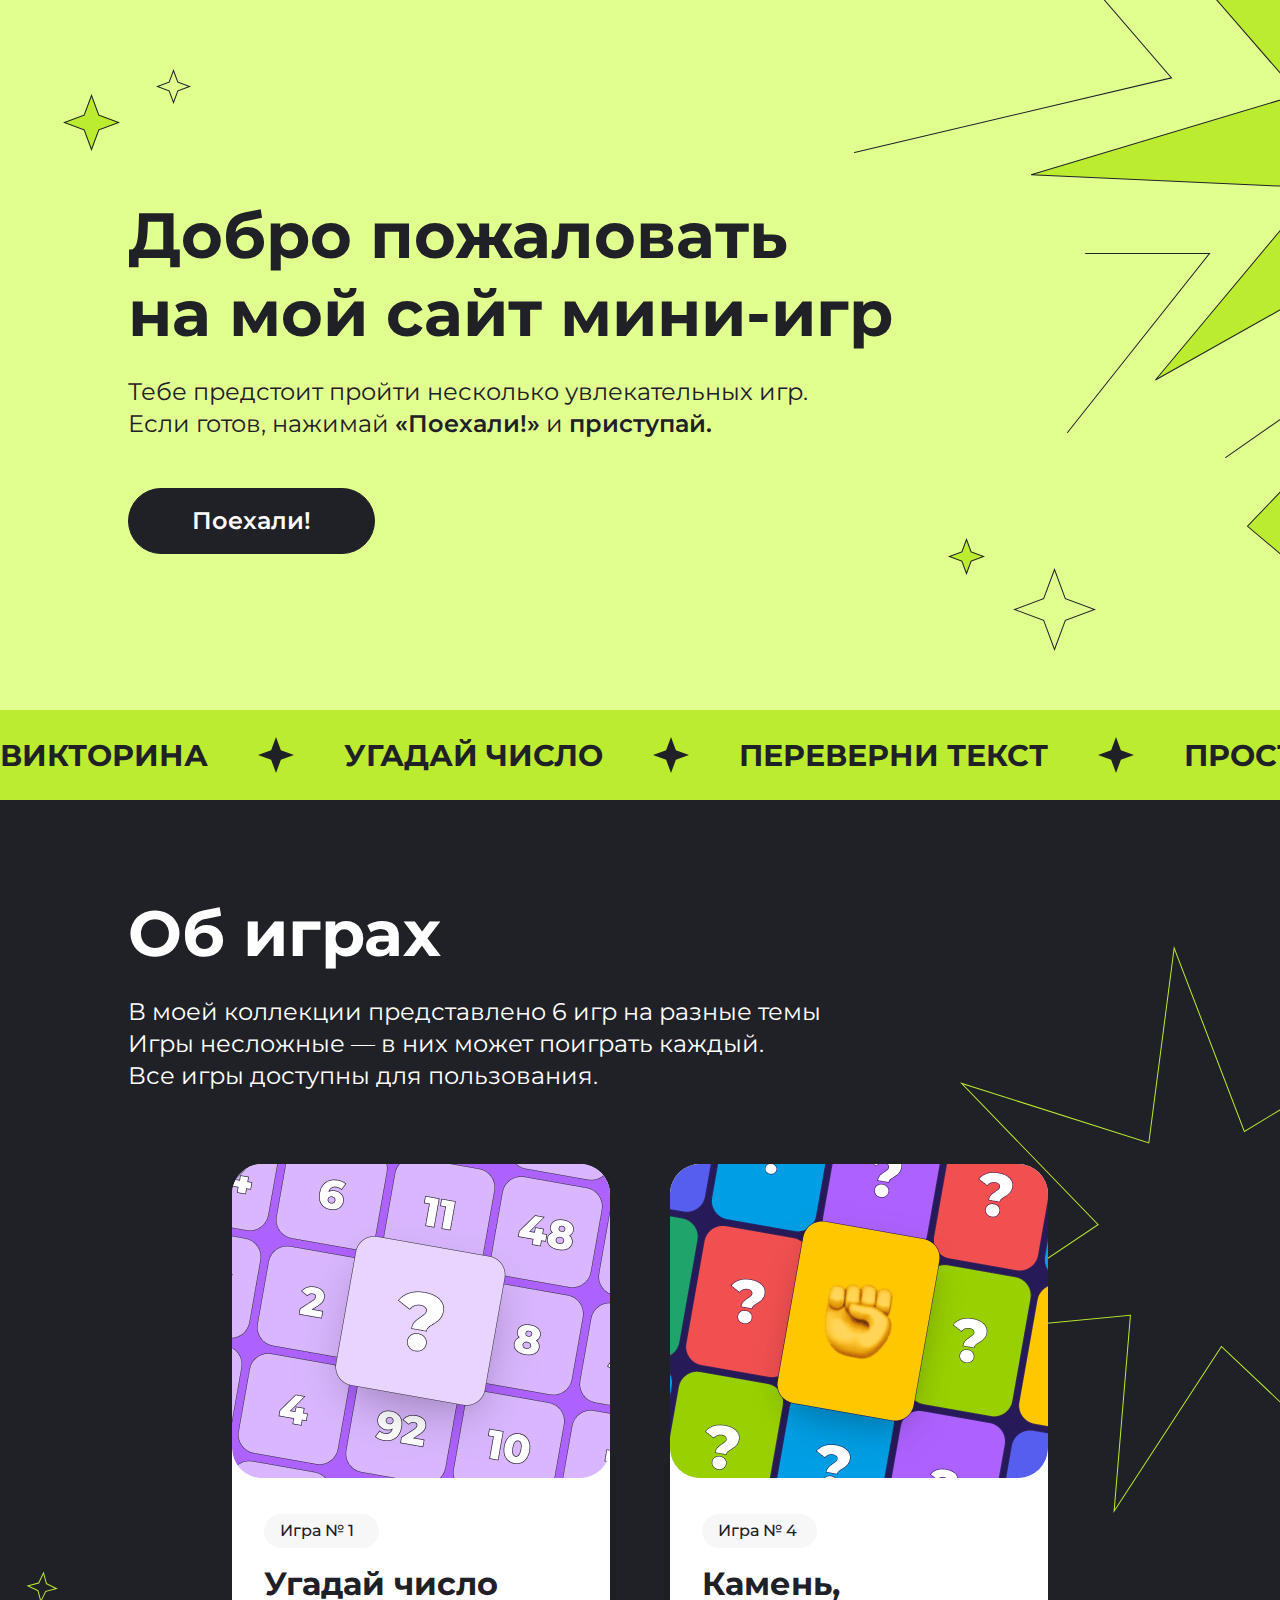
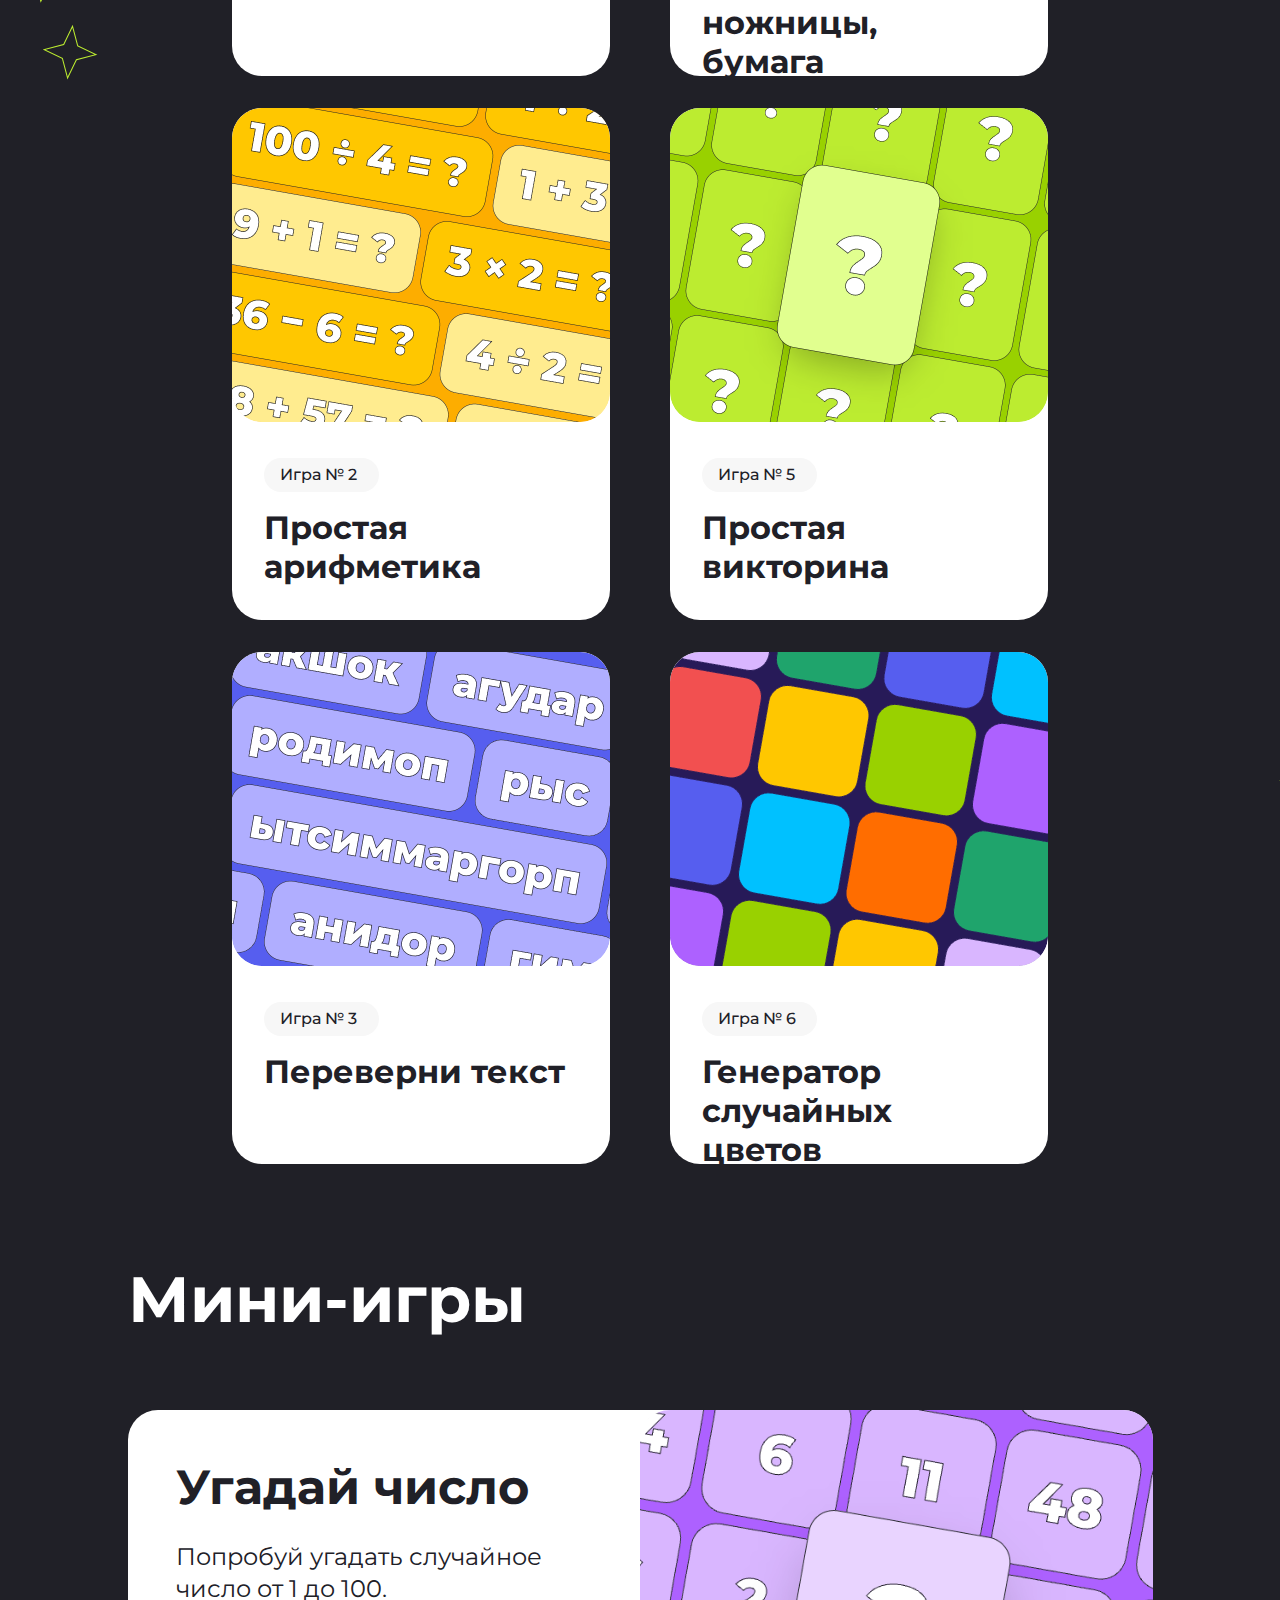
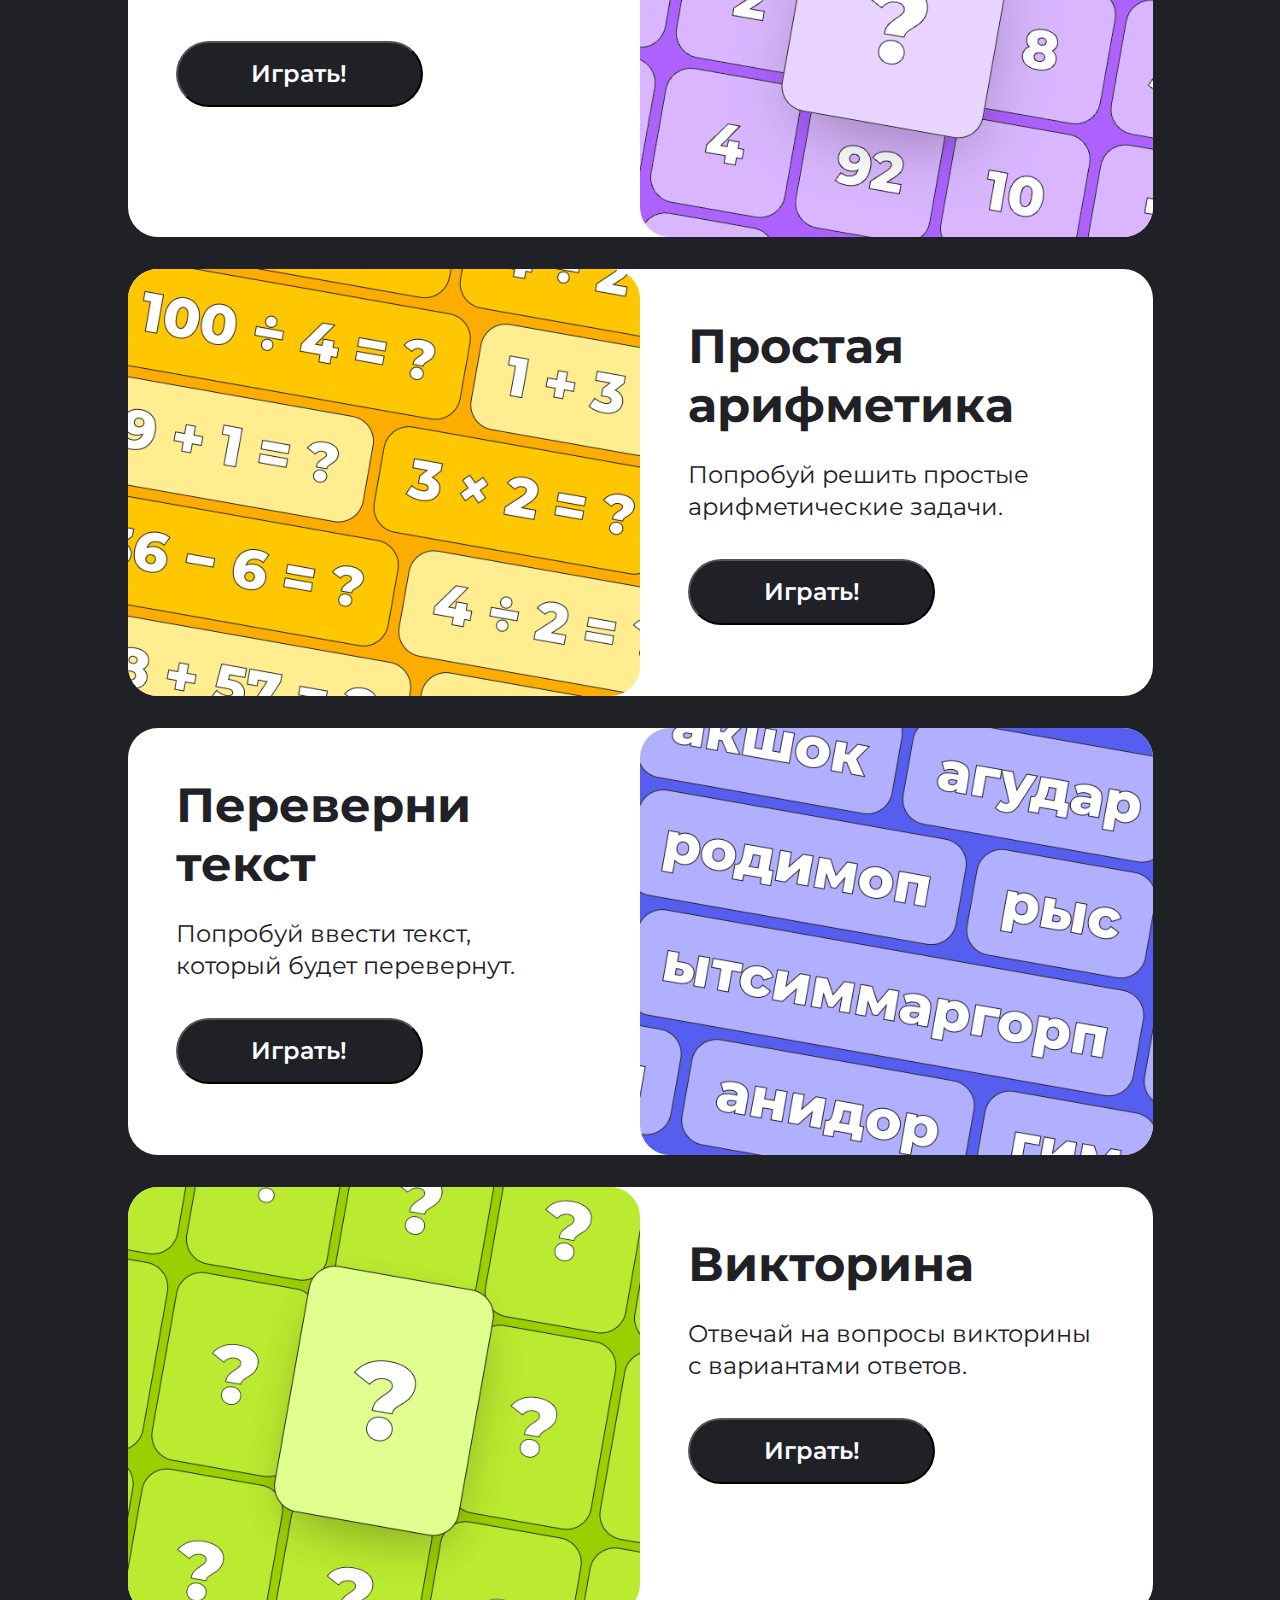
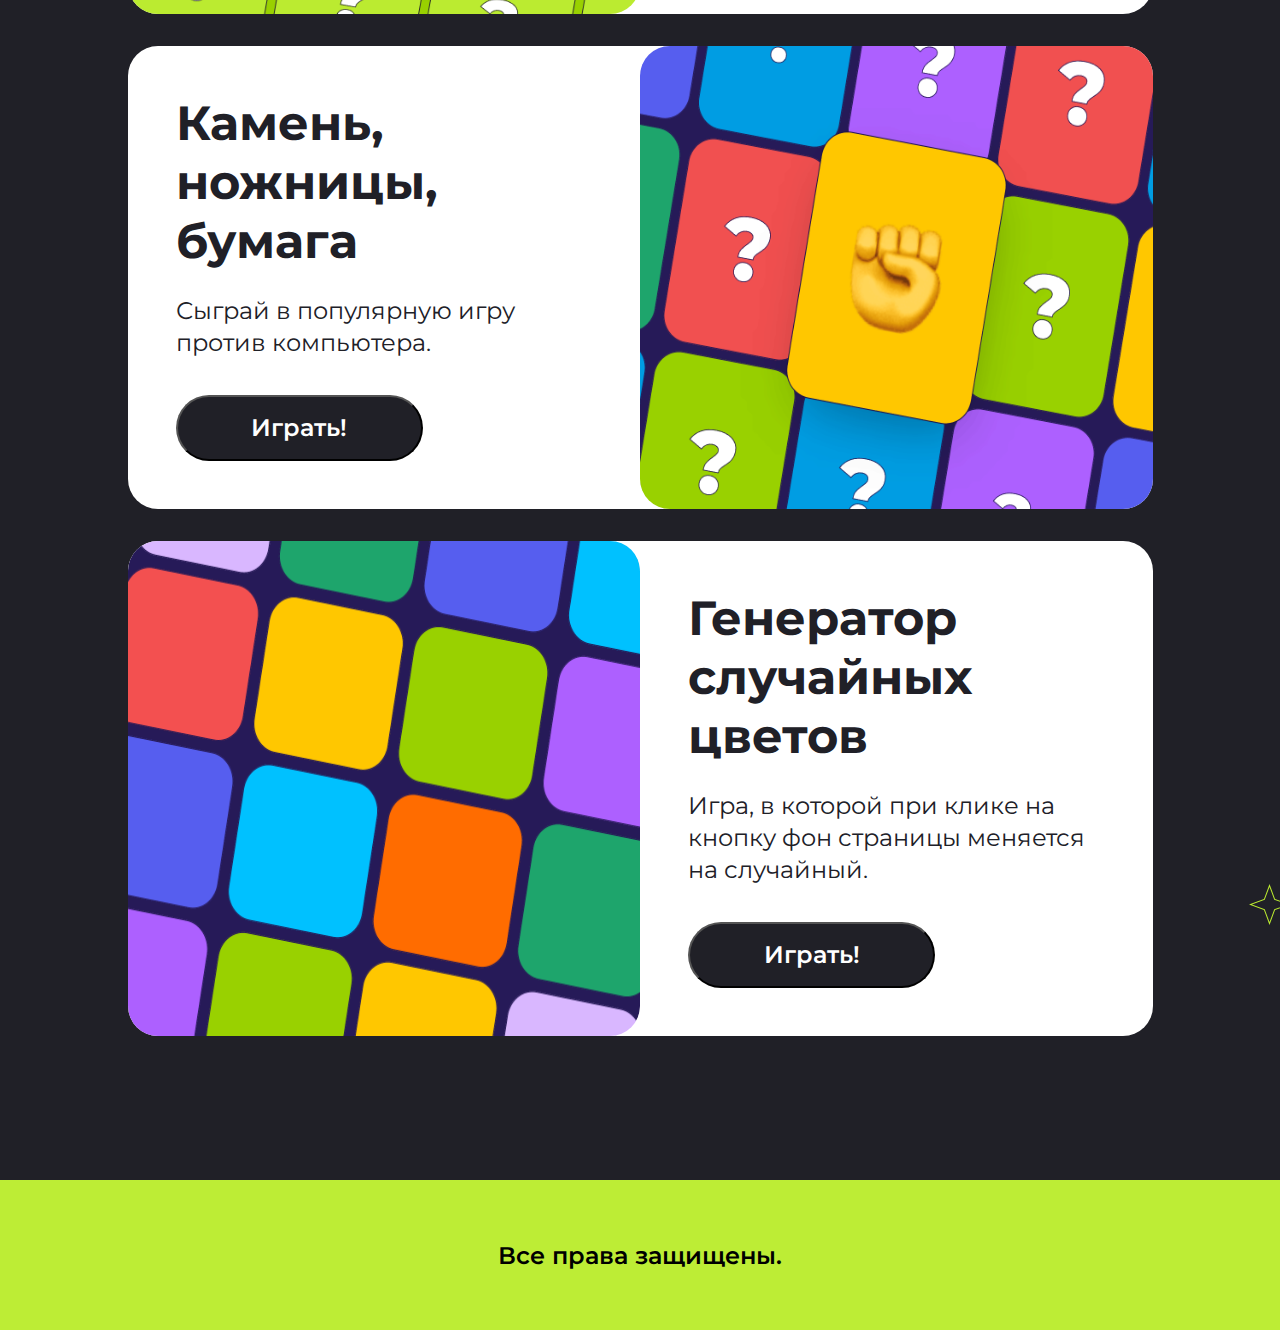
<file: index.html>
<!DOCTYPE html>
<html lang="en">
<head>
    <meta charset="UTF-8">
    <meta name="viewport" content="width=device-width, initial-scale=1.0">
    <title>Сайт с мини-играми</title>
    <link rel="preconnect" href="https://fonts.googleapis.com">
    <link rel="preconnect" href="https://fonts.gstatic.com" crossorigin>
    <link href="https://fonts.googleapis.com/css2?family=Montserrat:ital,wght@0,100..900;1,100..900&display=swap" rel="stylesheet">
    <link rel="stylesheet" href="style.css">
</head>
<body>
    <div class="top">
    <header class="heading center">
        <h1 class="heading__title">Добро пожаловать <br>на мой сайт мини-игр</h1>
        <h1 class="heading__title heading__title_mob">Добро пожаловать на мой сайт мини-игр</h1>
           <div class="heading__description"><p class="heading__small">Тебе предстоит пройти несколько увлекательных игр. </p>
           <p class="heading__small">Если готов, нажимай <span class="heading__small heading__small_bold">«Поехали!»</span> и <span class="heading__small heading__small_bold">приступай.</span></p></div>
           <p class="heading__small heading__small_mob">Тебе предстоит пройти несколько увлекательных игр. Если готов, нажимай<span class="heading__small heading__small_bold"> «Поехали!»</span> и <span class="heading__small heading__small_bold">приступай.</span></p>
        <a href="#about" class="heading__button">Поехали!</a>
    </header>
    <div class="animation">
        <div class="animation__box">
        <p  class="animation__text">Викторина</p>
        <div class="animation__image"></div>
        <p class="animation__text">угадай число</p>
        <div class="animation__image"></div>
        <p class="animation__text">Переверни текст</p>
        <div class="animation__image"></div>
        <p class="animation__text">Простая арифметика</p>
        <div class="animation__image"></div>
        <p class="animation__text">Камень, ножницы, бумага</p>
        <div class="animation__image"></div>
        <p class="animation__text">Генератор случайных цветов</p>
        <div class="animation__image"></div>
        <p  class="animation__text">Викторина</p>
        <div class="animation__image"></div>
        <p class="animation__text">угадай число</p>
        <div class="animation__image"></div>
        <p class="animation__text">Переверни текст</p>
        <div class="animation__image"></div>
        <p class="animation__text">Простая арифметика</p>
        <div class="animation__image"></div>
        <p class="animation__text">Камень, ножницы, бумага</p>
        <div class="animation__image"></div>
        <p class="animation__text">Генератор случайных цветов</p>
        <div class="animation__image"></div>
        </div>
    </div>
    </div>
<div class="content center">
    <div class="about">
        <div class="about__descriptionbox">
        <h1 id="about" class="about__heading">Об играх</h1>
        <p class="about__description">В моей коллекции представлено 6 игр на разные темы <br> Игры несложные — в них может поиграть каждый. <br> Все игры доступны для пользования.</p>
        </div>
        <div class="about__box">

            <div class="about__column">
                <article class="about__linkbox">
                <a class="about__link" href="#number">
                    <img class="about__image" src="images/about_number.png" alt="Number">
                    <div class="about__textbox">
                    <p class="about__count">Игра № 1</p>
                    <h2 class="about__game">Угадай число</h2>
                    </div>
                </a>
                </article>

                <article class="about__linkbox about__linkbox_big">
                <a class="about__link" href="#game">
                    <img class="about__image" src="images/about_game.png" alt="Game">
                    <div class="about__textbox">
                    <p class="about__count">Игра № 4</p>
                    <h2 class="about__game">Камень, ножницы, <br>бумага</h2>
                    </div>
                </a>
                </article>

            </div>

            <div class="about__column">
                <article class="about__linkbox about__linkbox_half">
                <a class="about__link" href="#count">
                    <img class="about__image" src="images/about_count.png" alt="Count">
                    <div class="about__textbox">
                    <p class="about__count">Игра № 2</p>
                    <h2 class="about__game">Простая <br> арифметика</h2>
                    </div>
                </a>
                </article>

                <article class="about__linkbox about__linkbox_half">
                <a class="about__link" href="#simplegame">
                    <img class="about__image" src="images/about_simplegame.png" alt="Simple">
                    <div class="about__textbox">
                    <p class="about__count">Игра № 5</p>
                    <h2 class="about__game">Простая викторина</h2>
                    </div>
                </a>
                </article>
            </div>

            <div class="about__column">
                <article class="about__linkbox">
                <a class="about__link" href="#text">
                    <img class="about__image" src="images/about_text.png" alt="Text">
                    <div class="about__textbox">
                    <p class="about__count">Игра № 3</p>
                    <h2 class="about__game">Переверни текст</h2>
                    </div>
                </a>
                </article>

                <article class="about__linkbox about__linkbox_big">
                <a class="about__link" href="#colors">
                    <img class="about__image" src="images/about_colors.png" alt="Colors">
                    <div class="about__textbox">
                    <p class="about__count">Игра № 6</p>
                    <h2 class="about__game">Генератор случайных цветов</h2>
                    </div>
                </a>
                </article>
            </div>
        </div>
    </div>
    
    <div class="games">
        <h1 class="games__heading">Мини-игры</h1>
        <div class="games__box">
            <article id="number" class="games__card">
                <div class="games__discription">
                    <h2 class="games__name">Угадай число</h2>
                    <p class="games__task">Попробуй угадать случайное <br>число от 1 до 100.</p>
                    <button onclick="guessNumber()" class="games__button">Играть!</button>
                </div>
                <img class="games__image" src="images/games_number.png" alt="Number">
            </article>

            <article id="count" class="games__card">
                <div class="games__discription">
                    <h2 class="games__name">Простая <br>арифметика</h2>
                    <p class="games__task">Попробуй решить простые <br>арифметические задачи.</p>
                    <button onclick="letsCount()" class="games__button">Играть!</button>
                </div>
                <img class="games__image" src="images/games_count.png" alt="Count">
            </article>
            
            <article id="text" class="games__card">
                <div class="games__discription">
                    <h2 class="games__name">Переверни текст</h2>
                    <p class="games__task">Попробуй ввести текст, <br>который будет перевернут.</p>
                    <button onclick="reverseTheText()" class="games__button">Играть!</button>
                </div>
                <img class="games__image" src="images/games_text.png" alt="Text">
            </article>

            <article id="simplegame" class="games__card">
                <div class="games__discription">
                    <h2 class="games__name">Викторина</h2>
                    <p class="games__task">Отвечай на вопросы викторины <br>с вариантами ответов.</p>
                    <button onclick="answerTheQuestionsGame()" class="games__button">Играть!</button>
                </div>
                <img class="games__image" src="images/games_simplegame.png" alt="Simplegame">
            </article>

            <article id="game" class="games__card">
                <div class="games__discription">
                    <h2 class="games__name">Камень, <br>ножницы, <br>бумага</h2>
                    <p class="games__task">Сыграй в популярную игру <br>против компьютера.</p>
                    <button onclick="letsRockPaperScissors()" class="games__button">Играть!</button>
                </div>
                <img class="games__image" src="images/games_game.png" alt="Game">
            </article>

            <article id="colors" class="games__card">
                <div class="games__discription">
                    <h2 class="games__name">Генератор <br>случайных <br>цветов</h2>
                    <p class="games__task">Игра, в которой при клике на кнопку фон страницы меняется на случайный.</p>
                    <button class="games__button games__button_start">Играть!</button>
                </div>
                <img class="games__image" src="images/games_colors.png" alt="Colors">
            </article>
        </div>
    </div>
</div>
    <footer class="footer center">
        <p class="footer__text">Все права защищены.</p>
    </footer>
    <script src="script.js"></script>
</body>
</html>
</file>
<file: style.css>
* {
    margin: 0;
    padding: 0;
}

body {
    font-family: "Montserrat", sans-serif;
}

button {
    cursor: pointer;
}
.top {
    height: 800px;
    background: 
    url(images/stars.svg) 854px -334px no-repeat,
    url(images/stars2.svg) 948px 538px no-repeat,
    url(images/stars3.svg) 63px 69px no-repeat,
    linear-gradient(rgb(225, 255, 143),rgb(225, 255, 143));
}

.center {
    padding-left: calc(50% - 600px);
    padding-right: calc(50% - 600px);
}

.heading {
    display: flex;
    flex-direction: column;
    flex-wrap: wrap;
    row-gap: 24px;
    padding-bottom: 156px;
    position: relative;
}
.heading__title {
    color: rgb(32, 32, 39);
    font-size: 64px;
    font-weight: 700;
    line-height: 78px;
    letter-spacing: 0px;
    text-align: left;
    padding-top: 196px;
}

.heading__title_mob {
    display: none;
}

.heading__small {
    color: rgb(32, 32, 39);
    font-family: Montserrat;
    font-size: 24px;
    font-weight: 400;
    line-height: 32px;
    letter-spacing: 0px;
    text-align: left;
}

.heading__small_bold {
    font-weight: 600;
}

.heading__small_mob {
    display: none;
}

.heading__button {
    text-decoration: none;
    color: rgb(255, 255, 255);
    font-size: 24px;
    font-weight: 600;
    line-height: 141.69%;
    letter-spacing: 0%;
    text-align: center;
    box-sizing: border-box;
    border: 1px solid rgb(32, 32, 39);
    border-radius: 60px;
    background: rgb(32, 32, 39);
    height: 66px;
    width: 247px;
    margin-top: 24px;
    align-content: center;
    transition: 1s;
}
.heading__button:hover {
    border: 1px solid rgb(0, 0, 0);
    color: rgb(32, 32, 39);
    background: white;
}
.animation {
    overflow: hidden;
    height: 90px;
    width: 100%;
    background-color: rgb(188, 236, 48);
    position: absolute;
    top: 710px;
    z-index: 1;
}
.animation__box {
    height: 100%;
    width: fit-content;
    display: flex;
    flex-wrap: nowrap;
    align-items: center;
    justify-content: center;
    column-gap: 25px;
    animation: animation 50s linear infinite;
}

.animation__text {
    color: rgb(32, 32, 39);
    font-size: 30px;
    font-weight: 700;
    line-height: 110%;
    letter-spacing: 4%;
    text-align: left;
    white-space: nowrap;
    text-transform: uppercase;
}

.animation__image {
    background-image: url(images/star-aniline.svg);
    height: 36px;
    width: 36px;
    margin-left: 25px;
    margin-right: 25px;
    background-position: center;
    background-repeat: no-repeat;

}
@keyframes animation {
    to {
        transform: translateX(-50%);
      }
}
.content {
    background: 
    url(images/content-star1.svg) 933px 146px no-repeat,
    url(images/content-star2.svg) 25px 770px no-repeat,
    url(images/content-star3.svg) 1277px 1563px no-repeat,
    url(images/content-star4.svg) 1249px 4836px no-repeat,
    linear-gradient(rgb(32, 32, 39),rgb(32, 32, 39));
}

.about__box {
    display: grid;
    grid-template-columns: repeat(3, 1fr);
    gap: 32px;
}

.about__descriptionbox {
   
    display: flex;
    flex-direction: column;
    row-gap: 24px;
}

.about__heading {
    margin-top: 94px;
    color: rgb(255, 255, 255);
    font-size: 64px;
    font-weight: 700;
    line-height: 78px;
    letter-spacing: 0px;
    text-align: left;
}

.about__description {
    color: rgb(255, 255, 255);
    font-size: 24px;
    font-weight: 400;
    line-height: 32px;
    letter-spacing: 0px;
    text-align: left;
    margin-bottom: 72px;
}
.about__column {
    grid-column: span 1;
    display: flex;
    flex-direction: column;
    row-gap: 32px;
}

.about__linkbox {
    background-color: white;
    border-radius: 30px;
    width: 378px;
    height: 473px;
    display: flex;
    flex-direction: column;
    transition: 1s;
}

.about__linkbox:hover {
    transform: scale(1.1);
}
.about__link {
    text-decoration: none;
}
.about__image {
    width: 378px;
    height: 314px; 
    border-radius: 30px; 
}
.about__textbox {
    display: flex;
    flex-direction: column;
    row-gap: 16px;
    padding: 32px;
}
.about__count {
    display: inline-block;
    color: rgb(32, 32, 39);
    font-size: 16px;
    font-weight: 500;
    line-height: 110%;
    letter-spacing: 0px;
    text-align: left;
    border-radius: 52.58px;
    background: rgb(247, 247, 247);
    box-sizing: border-box;
    padding: 8px 16px;
    max-width: 115px;
}

.about__game {
    color: rgb(32, 32, 39);
    font-size: 32px;
    font-weight: 700;
    line-height: 39px;
    letter-spacing: 0px;
    text-align: left;
}

.about__linkbox_half {
    height: 512px;
}
.about__linkbox_big {
    height: 551px;
}

.games__box {
    display: flex;
    flex-direction: column;
    row-gap: 32px;
    padding-bottom: 144px;
}
.games__card {
    background-color: white;
    border-radius: 30px;
    display: flex;
    flex-direction: row;
    justify-content: space-between;
    width: 100%;
}

.games__card:nth-child(even) {
    flex-direction: row-reverse;
}

.games__image {
    width: 50%;
    border-radius: 30px;
}

.games__discription {
    width: 50%;
    padding: 48px;
    display: flex;
    flex-direction: column;
    flex-wrap: wrap;
    row-gap: 24px;
}
.games__heading {
    color: rgb(255, 255, 255);
    font-size: 64px;
    font-weight: 700;
    line-height: 78px;
    letter-spacing: 0px;
    text-align: left;
    margin-top: 96px;
    margin-bottom: 72px;
}

.games__name {
    color: rgb(32, 32, 39);
    font-size: 48px;
    font-weight: 700;
    line-height: 59px;
    letter-spacing: 0px;
    text-align: left;
}

.games__task {
    color: rgb(32, 32, 39);    
    font-size: 24px;
    font-weight: 400;
    line-height: 32px;
    letter-spacing: 0px;
    text-align: left;
    margin-bottom: 12px;
}

.games__button {
    color: rgb(255, 255, 255);
    font-family: inherit;
    font-size: 24px;
    font-weight: 600;
    line-height: 141.69%;
    letter-spacing: 0%;
    text-align: center;    
    border-radius: 60px;
    background: rgb(32, 32, 39);
    width: 247px;
    height: 66px;
}
button {
    transition: 1s;
}

button:hover {
    border: 1px solid rgb(0, 0, 0);
    color: rgb(32, 32, 39);
    background: white;
}
.footer {
    min-height: 150px;
    background-color: rgb(189, 237, 53);
}

.footer__text {
    color: rgb(0, 0, 0);    
    font-size: 24px;
    font-weight: 600;
    line-height: 29px;
    letter-spacing: 0px;
    text-align: center;
    padding-top: 61px;
}

@media (min-width: 1025px) and (max-width: 1320px) {
    .center {
        padding-left: calc(50% - 1025px/2);
        padding-right: calc(50% - 1025px/2);
    }

    .about__box {
        display: flex;
        flex-direction: row;
        flex-wrap: wrap;
        justify-content: center;
    }
    .about__column {
        flex-direction: row;
        column-gap: 60px;
    }

    .about__linkbox {
        height: 512px;
    }
}

@media (min-width:800px) and (max-width: 1024px) {
    .center {
    padding-left: calc(50% - 786px/2);
    padding-right: calc(50% - 786px/2);
    }

    .top {
        background: 
        url(images/stars.svg) 250px -334px no-repeat,
        url(images/stars2.svg) 550px 600px no-repeat,
        url(images/stars3.svg) 63px 69px no-repeat,
        linear-gradient(rgb(225, 255, 143),rgb(225, 255, 143));
    }


   .content {
    background: 
    url(images/content-star1.svg) 400px 100px no-repeat,
    url(images/content-star3.svg) 550px 2030px no-repeat,
    url(images/content-star4.svg) 550px 4900px no-repeat,
    linear-gradient(rgb(32, 32, 39),rgb(32, 32, 39));
}

    .about__box {
        display: flex;
        flex-direction: row;
        flex-wrap: wrap;
        justify-content: space-around;
        gap: 15px; 
    }

    .about__column {
        flex-direction: row;
        column-gap: 15px;
    }

    .about__linkbox {
        height: 512px;
    }
    .about__linkbox:hover {
        transform: scale(1.01);
    }
    .about__game {
        font-size: 28px;
    }

    .games__heading {
        margin-top: 72px;
    }
    .games__name {
        font-size: 40px;
    }
    .games__task {
        font-size: 20px;
    }
}

     
@media (max-width: 800px) {
    .top {
        height: 700px;
        background: 
        url(images/stars_for_ipadmini.svg) 550px -90px no-repeat,
        url(images/stars2.svg) 550px 500px no-repeat,
        url(images/stars3.svg) 63px 69px no-repeat,
        linear-gradient(rgb(225, 255, 143),rgb(225, 255, 143));
    }

    .center {
        padding-left: 16px;
        padding-right: 16px;
    }

    .heading {
        align-items: center;
        padding-bottom: 131px;
    }

    .heading__title {
        display: none;
    }

    .heading__title_mob {
        display: flex;
        font-size: 40px;
        font-weight: 700;
        line-height: 49px;
        letter-spacing: 0px;
        text-align: center;
        padding-top: 147px;
        padding-left: 41px;
        padding-right: 41px;
        
    }
    .heading__description {
        display: none;
    }
    .heading__small_mob {
        display: inline;
        padding-left: 24px;
        padding-right: 24px;
    }

    .heading__small {
        font-size: 16px;
        font-weight: 400;
        line-height: 20px;
        letter-spacing: 0px;
        text-align: center;
    }

    .heading__small_bold {
        font-weight: 600;
    }

    .heading__button {
        font-size: 16px;
        font-weight: 600;
        width: 285px;
        height: 55px;
        margin-top: 12px;
    }

    .animation {
        height: 51px;
        top: 649px;
    }

    .animation__text {
        font-size: 16px;
        font-weight: 700;
        line-height: 110%;
    }

    .animation__image {
        background-size: 50%;
    }

    .about {
        display: none;
    }
    .games__heading {
        margin-top: 0;
        padding-top: 48px;
        margin-bottom: 48px;
        font-size: 40px;
        font-weight: 700;
        line-height: 49px;
    }
    .games__card {
        flex-direction: column-reverse;
        border-radius: 38px;
    }
    .games__card:nth-child(even) {
        flex-direction: column-reverse;
    }

    .games__image {
        width: 100%;
    }

    .games__name {
        font-size: 32px;
        font-weight: 700;
        line-height: 39px;
    }

    .games__task {
        font-size: 16px;
        font-weight: 400;
        line-height: 20px;
        margin-bottom: 0;
        width: 100%;
    }

    .games__button {
        font-size: 16px;
        font-weight: 600;
        line-height: 141.69%;
        height: 55px;
        margin-top: 16px;
        width: 100%;
        margin-right: 29px;
        box-sizing: border-box;
    }

    .games__discription {
        row-gap: 16px;
        padding-top: 29px;
        padding-bottom: 33px;
        width: 100%;
        box-sizing: border-box;
        padding-left: 29px;
        padding-right: 29px;
    }

    .games__box {
        row-gap: 24px;
        padding-bottom: 49px;
    }

    .footer {
        min-height: 100px;
    }

    .footer__text {
        font-size: 16px;
        font-weight: 600;
        line-height: 20px;
        padding-top: 41px;
    }
}

@media (max-width: 376px) {
    .top {
    background: 
        url(images/stars-mobile.svg) 38px -104px no-repeat,
        url(images/stars-mobile2.svg) 273px 557px no-repeat,
        linear-gradient(rgb(225, 255, 143),rgb(225, 255, 143));
    }
}

@media (min-width: 1600px) and (max-width:1999px) {
    .top {
    background: 
    url(images/stars.svg) 1000px -334px no-repeat, 
    url(images/stars2.svg) 1050px 538px no-repeat, 
    url(images/stars3.svg) 150px 69px no-repeat, 
    linear-gradient(rgb(225, 255, 143), rgb(225, 255, 143));
    }
    .content {
        background: url(images/content-star1.svg) 1080px 146px no-repeat, 
        url(images/content-star2.svg) 100px 770px no-repeat, 
        url(images/content-star3.svg) 1400px 1563px no-repeat, 
        url(images/content-star4.svg) 1400px 4836px no-repeat, 
        linear-gradient(rgb(32, 32, 39), rgb(32, 32, 39));
    }

}
@media (min-width: 2000px) and (max-width: 2499px) {
    .top {
        background: 
        url(images/stars.svg) 1600px -334px no-repeat,
        url(images/stars2.svg) 1600px 538px no-repeat,
        url(images/stars3.svg) 400px 69px no-repeat,
        linear-gradient(rgb(225, 255, 143),rgb(225, 255, 143))
    }
    .content {
        background: 
        url(images/content-star1.svg) 1400px 146px no-repeat, 
        url(images/content-star2.svg) 400px 770px no-repeat, 
        url(images/content-star3.svg) 1700px 1563px no-repeat, 
        url(images/content-star4.svg) 1700px 4836px no-repeat, 
        linear-gradient(rgb(32, 32, 39), rgb(32, 32, 39));
    }
    }

@media (min-width: 2500px) {
    .top {
        background: 
        url(images/stars.svg) 2600px -334px no-repeat,
        url(images/stars2.svg) 2500px 538px no-repeat,
        url(images/stars3.svg) 800px 69px no-repeat,
        linear-gradient(rgb(225, 255, 143),rgb(225, 255, 143))
    }
    .content {
        background: 
        url(images/content-star1.svg) 1900px 146px no-repeat, 
        url(images/content-star2.svg) 900px 770px no-repeat, 
        url(images/content-star3.svg) 2200px 1563px no-repeat, 
        url(images/content-star4.svg) 2200px 4836px no-repeat, 
        linear-gradient(rgb(32, 32, 39), rgb(32, 32, 39));
    }
}
</file>
